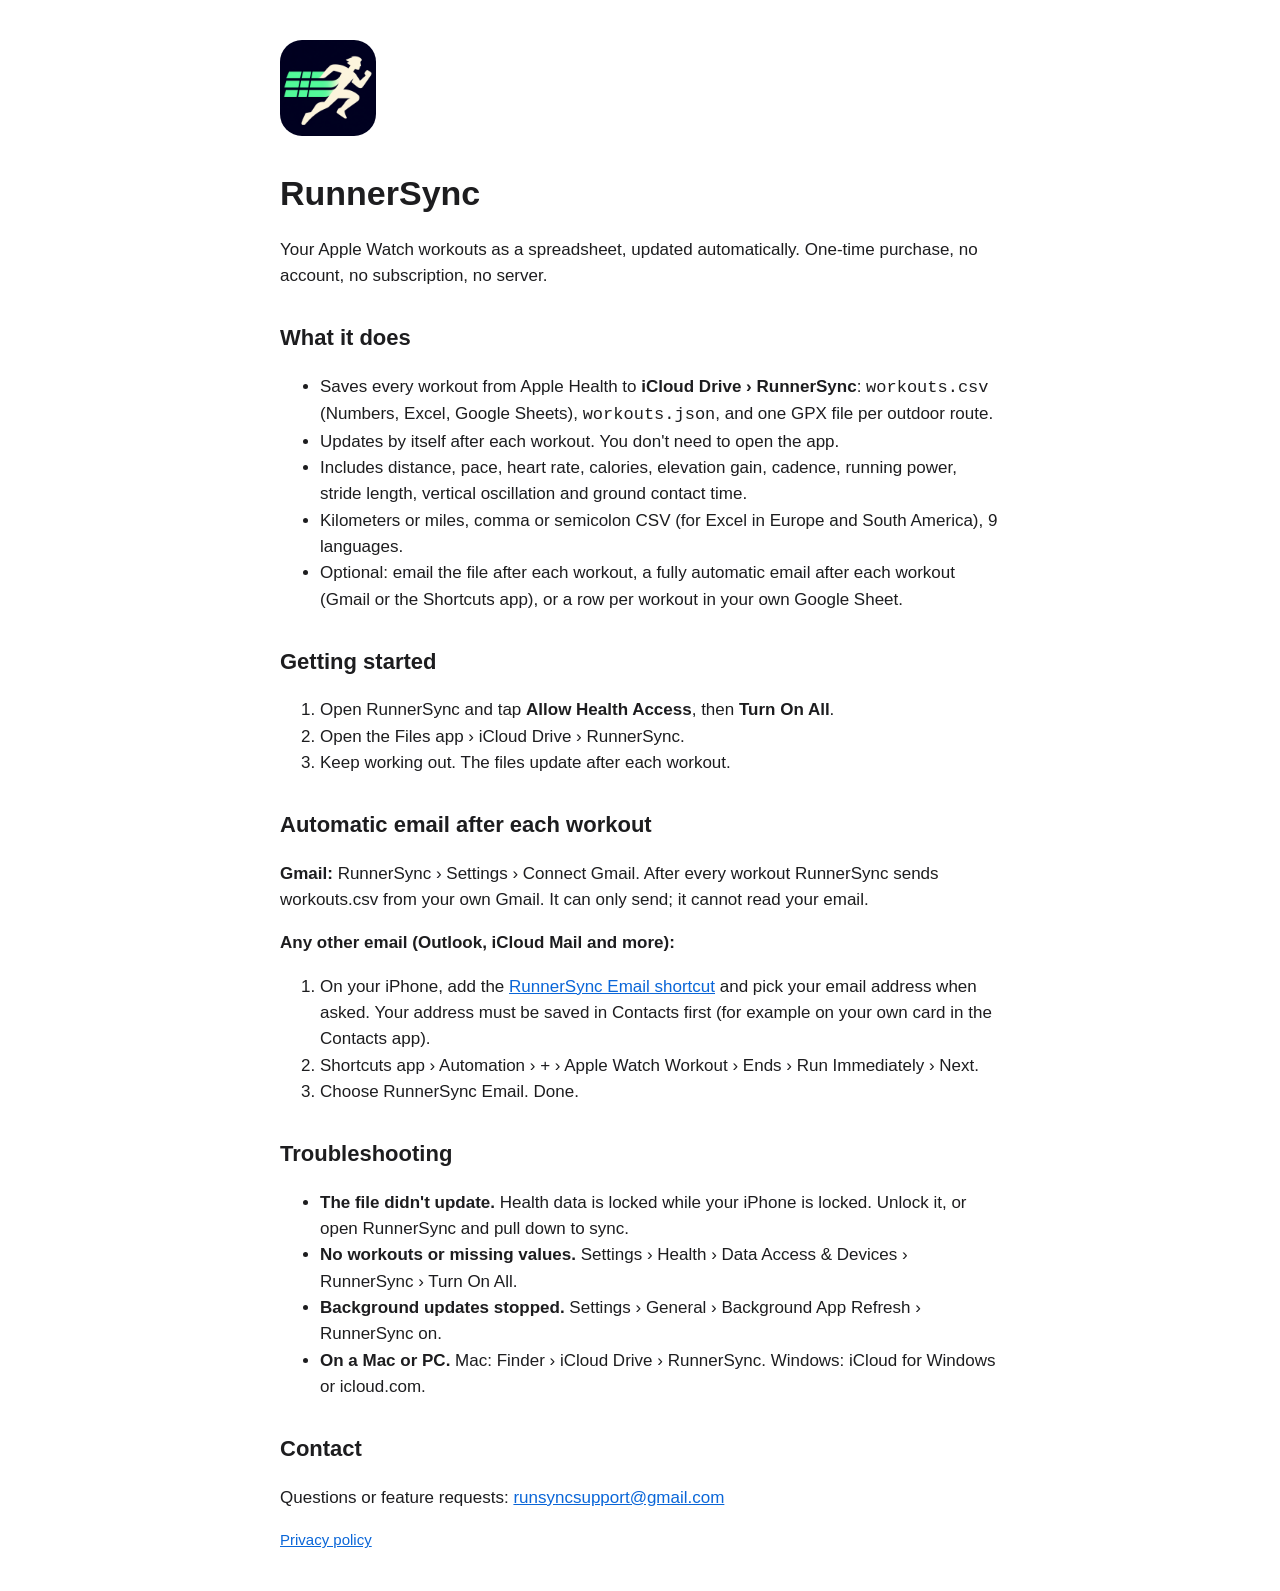
<file: index.html>
<!doctype html><html lang="en"><head><meta charset="utf-8"><meta name="viewport" content="width=device-width,initial-scale=1">
<title>RunnerSync: Apple Watch workouts to CSV, automatically</title><link rel="stylesheet" href="style.css"></head><body>
<img class="icon" src="icon.png" alt="RunnerSync icon">
<h1>RunnerSync</h1>
<p>Your Apple Watch workouts as a spreadsheet, updated automatically. One-time purchase, no account, no subscription, no server.</p>

<h2>What it does</h2>
<ul>
<li>Saves every workout from Apple Health to <b>iCloud Drive › RunnerSync</b>: <code>workouts.csv</code> (Numbers, Excel, Google Sheets), <code>workouts.json</code>, and one GPX file per outdoor route.</li>
<li>Updates by itself after each workout. You don't need to open the app.</li>
<li>Includes distance, pace, heart rate, calories, elevation gain, cadence, running power, stride length, vertical oscillation and ground contact time.</li>
<li>Kilometers or miles, comma or semicolon CSV (for Excel in Europe and South America), 9 languages.</li>
<li>Optional: email the file after each workout, a fully automatic email after each workout (Gmail or the Shortcuts app), or a row per workout in your own Google Sheet.</li>
</ul>

<h2>Getting started</h2>
<ol>
<li>Open RunnerSync and tap <b>Allow Health Access</b>, then <b>Turn On All</b>.</li>
<li>Open the Files app › iCloud Drive › RunnerSync.</li>
<li>Keep working out. The files update after each workout.</li>
</ol>

<h2>Automatic email after each workout</h2>
<p><b>Gmail:</b> RunnerSync › Settings › Connect Gmail. After every workout RunnerSync sends workouts.csv from your own Gmail. It can only send; it cannot read your email.</p>
<p><b>Any other email (Outlook, iCloud Mail and more):</b></p>
<ol>
<li>On your iPhone, add the <a href="https://www.icloud.com/shortcuts/cac16775290b4ae6bf577e9b2ff79f00">RunnerSync Email shortcut</a> and pick your email address when asked. Your address must be saved in Contacts first (for example on your own card in the Contacts app).</li>
<li>Shortcuts app › Automation › + › Apple Watch Workout › Ends › Run Immediately › Next.</li>
<li>Choose RunnerSync Email. Done.</li>
</ol>

<h2>Troubleshooting</h2>
<ul>
<li><b>The file didn't update.</b> Health data is locked while your iPhone is locked. Unlock it, or open RunnerSync and pull down to sync.</li>
<li><b>No workouts or missing values.</b> Settings › Health › Data Access &amp; Devices › RunnerSync › Turn On All.</li>
<li><b>Background updates stopped.</b> Settings › General › Background App Refresh › RunnerSync on.</li>
<li><b>On a Mac or PC.</b> Mac: Finder › iCloud Drive › RunnerSync. Windows: iCloud for Windows or icloud.com.</li>
</ul>

<h2>Contact</h2>
<p>Questions or feature requests: <a href="mailto:runsyncsupport@gmail.com">runsyncsupport@gmail.com</a></p>
<p class="muted"><a href="privacy.html">Privacy policy</a></p>
</body></html>
</file>
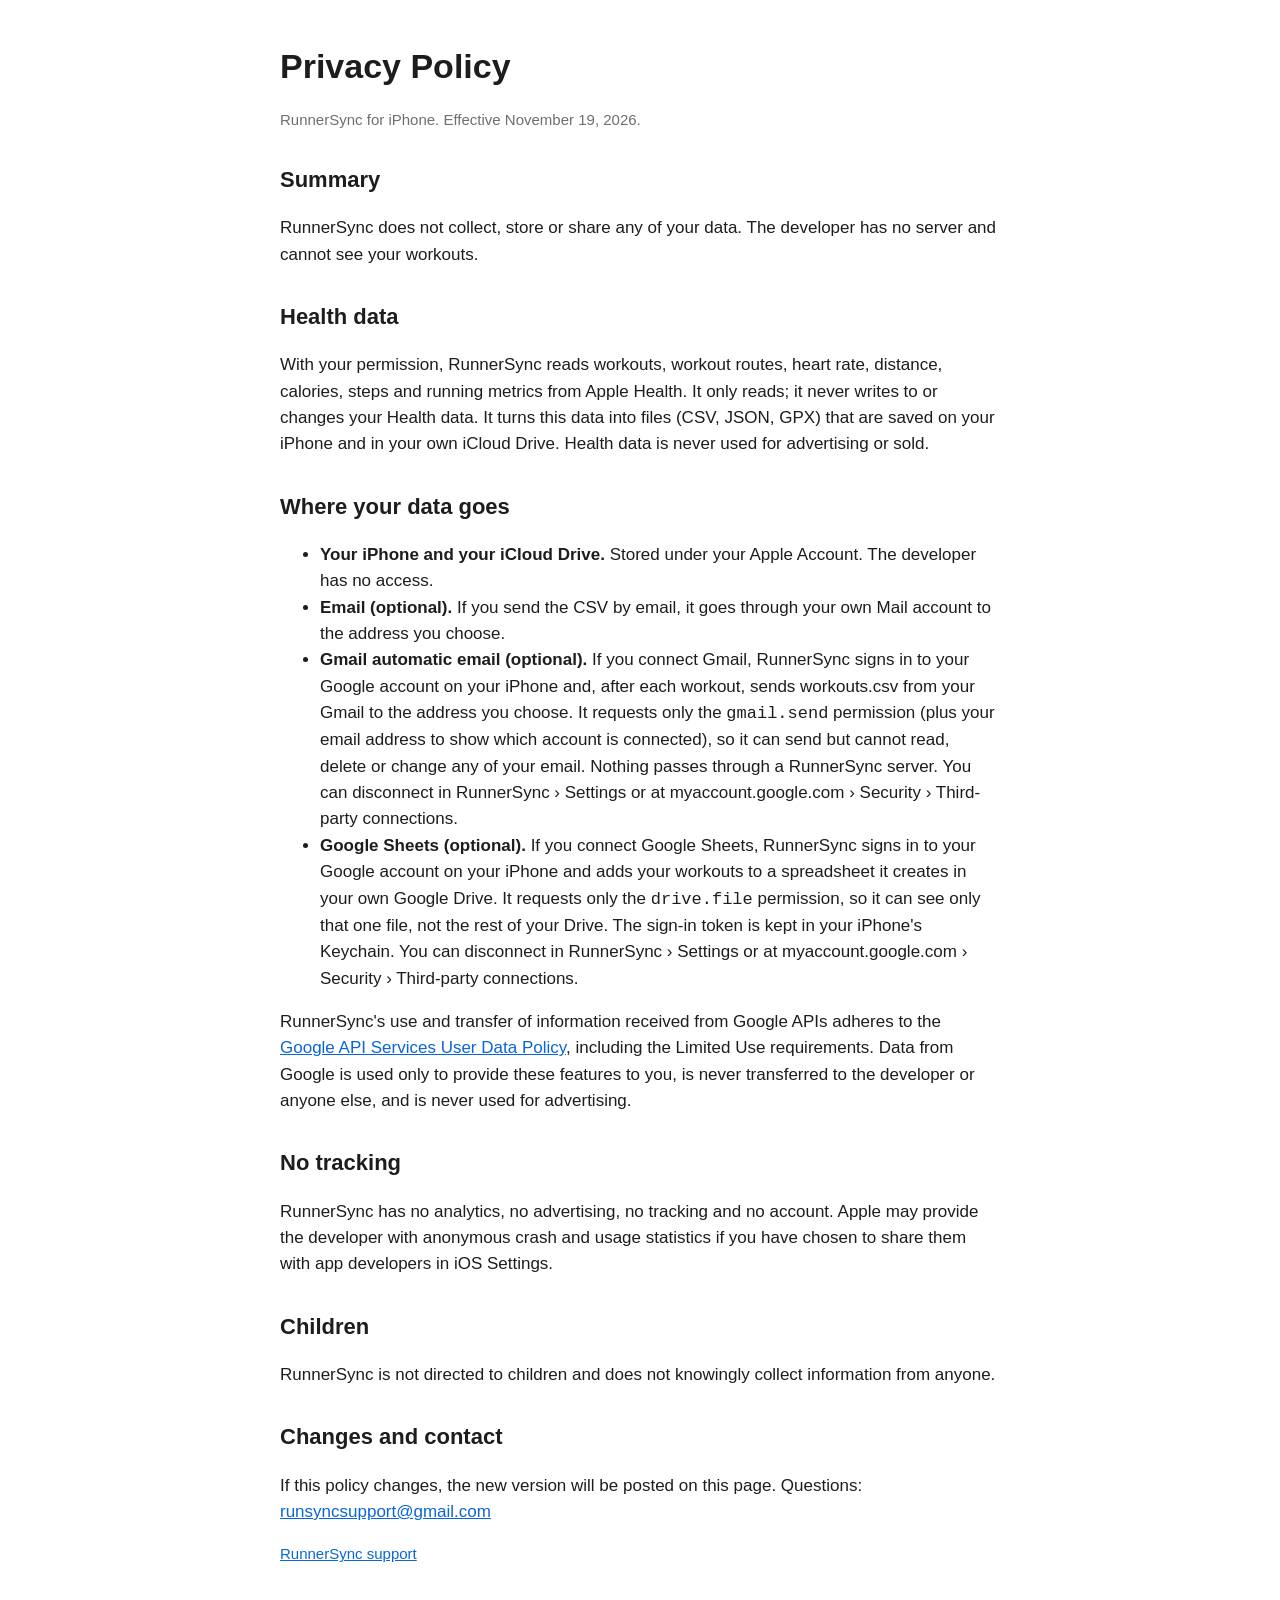
<file: privacy.html>
<!doctype html><html lang="en"><head><meta charset="utf-8"><meta name="viewport" content="width=device-width,initial-scale=1">
<title>RunnerSync Privacy Policy</title><link rel="stylesheet" href="style.css"></head><body>
<h1>Privacy Policy</h1>
<p class="muted">RunnerSync for iPhone. Effective November 19, 2026.</p>

<h2>Summary</h2>
<p>RunnerSync does not collect, store or share any of your data. The developer has no server and cannot see your workouts.</p>

<h2>Health data</h2>
<p>With your permission, RunnerSync reads workouts, workout routes, heart rate, distance, calories, steps and running metrics from Apple Health. It only reads; it never writes to or changes your Health data. It turns this data into files (CSV, JSON, GPX) that are saved on your iPhone and in your own iCloud Drive. Health data is never used for advertising or sold.</p>

<h2>Where your data goes</h2>
<ul>
<li><b>Your iPhone and your iCloud Drive.</b> Stored under your Apple Account. The developer has no access.</li>
<li><b>Email (optional).</b> If you send the CSV by email, it goes through your own Mail account to the address you choose.</li>
<li><b>Gmail automatic email (optional).</b> If you connect Gmail, RunnerSync signs in to your Google account on your iPhone and, after each workout, sends workouts.csv from your Gmail to the address you choose. It requests only the <code>gmail.send</code> permission (plus your email address to show which account is connected), so it can send but cannot read, delete or change any of your email. Nothing passes through a RunnerSync server. You can disconnect in RunnerSync › Settings or at myaccount.google.com › Security › Third-party connections.</li>
<li><b>Google Sheets (optional).</b> If you connect Google Sheets, RunnerSync signs in to your Google account on your iPhone and adds your workouts to a spreadsheet it creates in your own Google Drive. It requests only the <code>drive.file</code> permission, so it can see only that one file, not the rest of your Drive. The sign-in token is kept in your iPhone's Keychain. You can disconnect in RunnerSync › Settings or at myaccount.google.com › Security › Third-party connections.</li>
</ul>
<p>RunnerSync's use and transfer of information received from Google APIs adheres to the <a href="https://developers.google.com/terms/api-services-user-data-policy">Google API Services User Data Policy</a>, including the Limited Use requirements. Data from Google is used only to provide these features to you, is never transferred to the developer or anyone else, and is never used for advertising.</p>

<h2>No tracking</h2>
<p>RunnerSync has no analytics, no advertising, no tracking and no account. Apple may provide the developer with anonymous crash and usage statistics if you have chosen to share them with app developers in iOS Settings.</p>

<h2>Children</h2>
<p>RunnerSync is not directed to children and does not knowingly collect information from anyone.</p>

<h2>Changes and contact</h2>
<p>If this policy changes, the new version will be posted on this page. Questions: <a href="mailto:runsyncsupport@gmail.com">runsyncsupport@gmail.com</a></p>
<p class="muted"><a href="index.html">RunnerSync support</a></p>
</body></html>
</file>
<file: style.css>
body{font:17px/1.55 -apple-system,BlinkMacSystemFont,"Segoe UI",sans-serif;max-width:720px;margin:40px auto;padding:0 20px;color:#1d1d1f}
h1{font-size:34px;margin-bottom:4px}h2{margin-top:32px;font-size:22px}
img.icon{width:96px;height:96px;border-radius:22px}a{color:#0a66d8}.muted{color:#6e6e73;font-size:15px}
</file>
